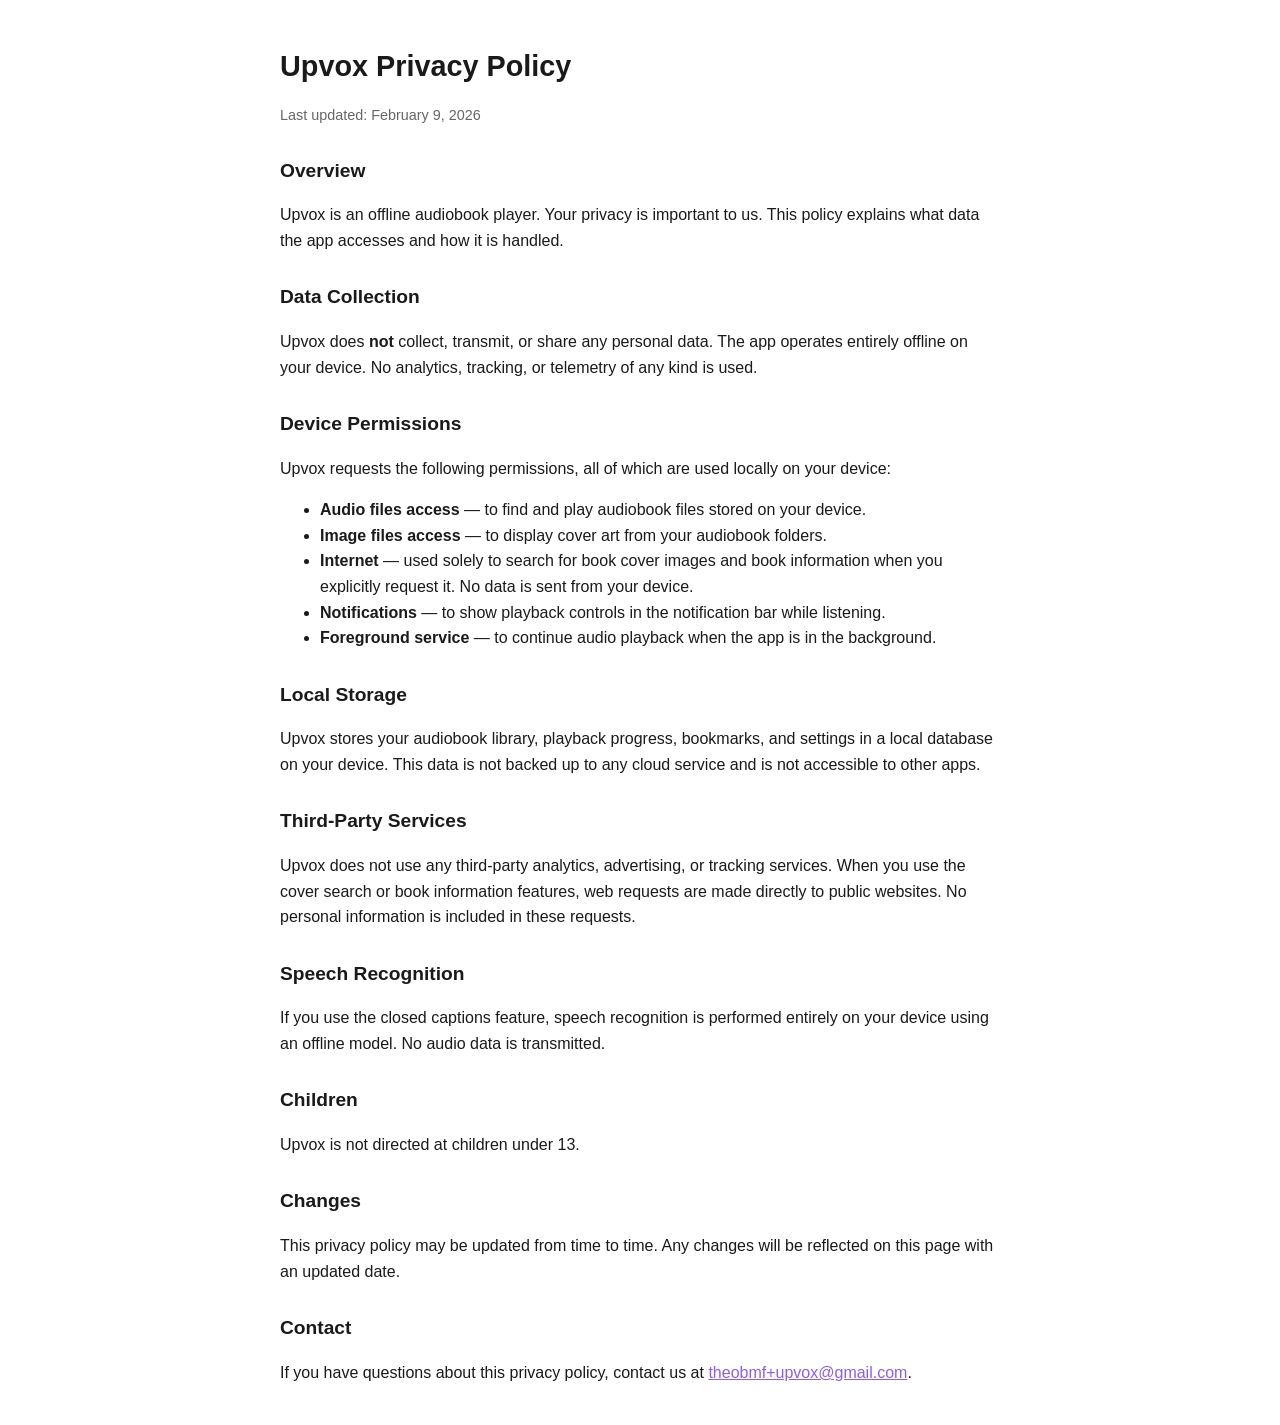
<file: upvox/privacy-policy.html>
<!DOCTYPE html>
<html lang="en">
<head>
    <meta charset="UTF-8">
    <meta name="viewport" content="width=device-width, initial-scale=1.0">
    <title>Upvox - Privacy Policy</title>
    <style>
        body {
            font-family: -apple-system, BlinkMacSystemFont, "Segoe UI", Roboto, sans-serif;
            max-width: 720px;
            margin: 0 auto;
            padding: 24px;
            line-height: 1.6;
            color: #1a1a1a;
        }
        h1 { font-size: 1.8em; margin-bottom: 0.2em; }
        h2 { font-size: 1.2em; margin-top: 1.5em; }
        .updated { color: #666; font-size: 0.9em; margin-bottom: 2em; }
        a { color: #8B5CF6; }
    </style>
</head>
<body>

<h1>Upvox Privacy Policy</h1>
<p class="updated">Last updated: February 9, 2026</p>

<h2>Overview</h2>
<p>Upvox is an offline audiobook player. Your privacy is important to us. This policy explains what data the app accesses and how it is handled.</p>

<h2>Data Collection</h2>
<p>Upvox does <strong>not</strong> collect, transmit, or share any personal data. The app operates entirely offline on your device. No analytics, tracking, or telemetry of any kind is used.</p>

<h2>Device Permissions</h2>
<p>Upvox requests the following permissions, all of which are used locally on your device:</p>
<ul>
    <li><strong>Audio files access</strong> — to find and play audiobook files stored on your device.</li>
    <li><strong>Image files access</strong> — to display cover art from your audiobook folders.</li>
    <li><strong>Internet</strong> — used solely to search for book cover images and book information when you explicitly request it. No data is sent from your device.</li>
    <li><strong>Notifications</strong> — to show playback controls in the notification bar while listening.</li>
    <li><strong>Foreground service</strong> — to continue audio playback when the app is in the background.</li>
</ul>

<h2>Local Storage</h2>
<p>Upvox stores your audiobook library, playback progress, bookmarks, and settings in a local database on your device. This data is not backed up to any cloud service and is not accessible to other apps.</p>

<h2>Third-Party Services</h2>
<p>Upvox does not use any third-party analytics, advertising, or tracking services. When you use the cover search or book information features, web requests are made directly to public websites. No personal information is included in these requests.</p>

<h2>Speech Recognition</h2>
<p>If you use the closed captions feature, speech recognition is performed entirely on your device using an offline model. No audio data is transmitted.</p>

<h2>Children</h2>
<p>Upvox is not directed at children under 13.</p>

<h2>Changes</h2>
<p>This privacy policy may be updated from time to time. Any changes will be reflected on this page with an updated date.</p>

<h2>Contact</h2>
<p>If you have questions about this privacy policy, contact us at <a href="mailto:theobmf+upvox@gmail.com">theobmf+upvox@gmail.com</a>.</p>

</body>
</html>
</file>
